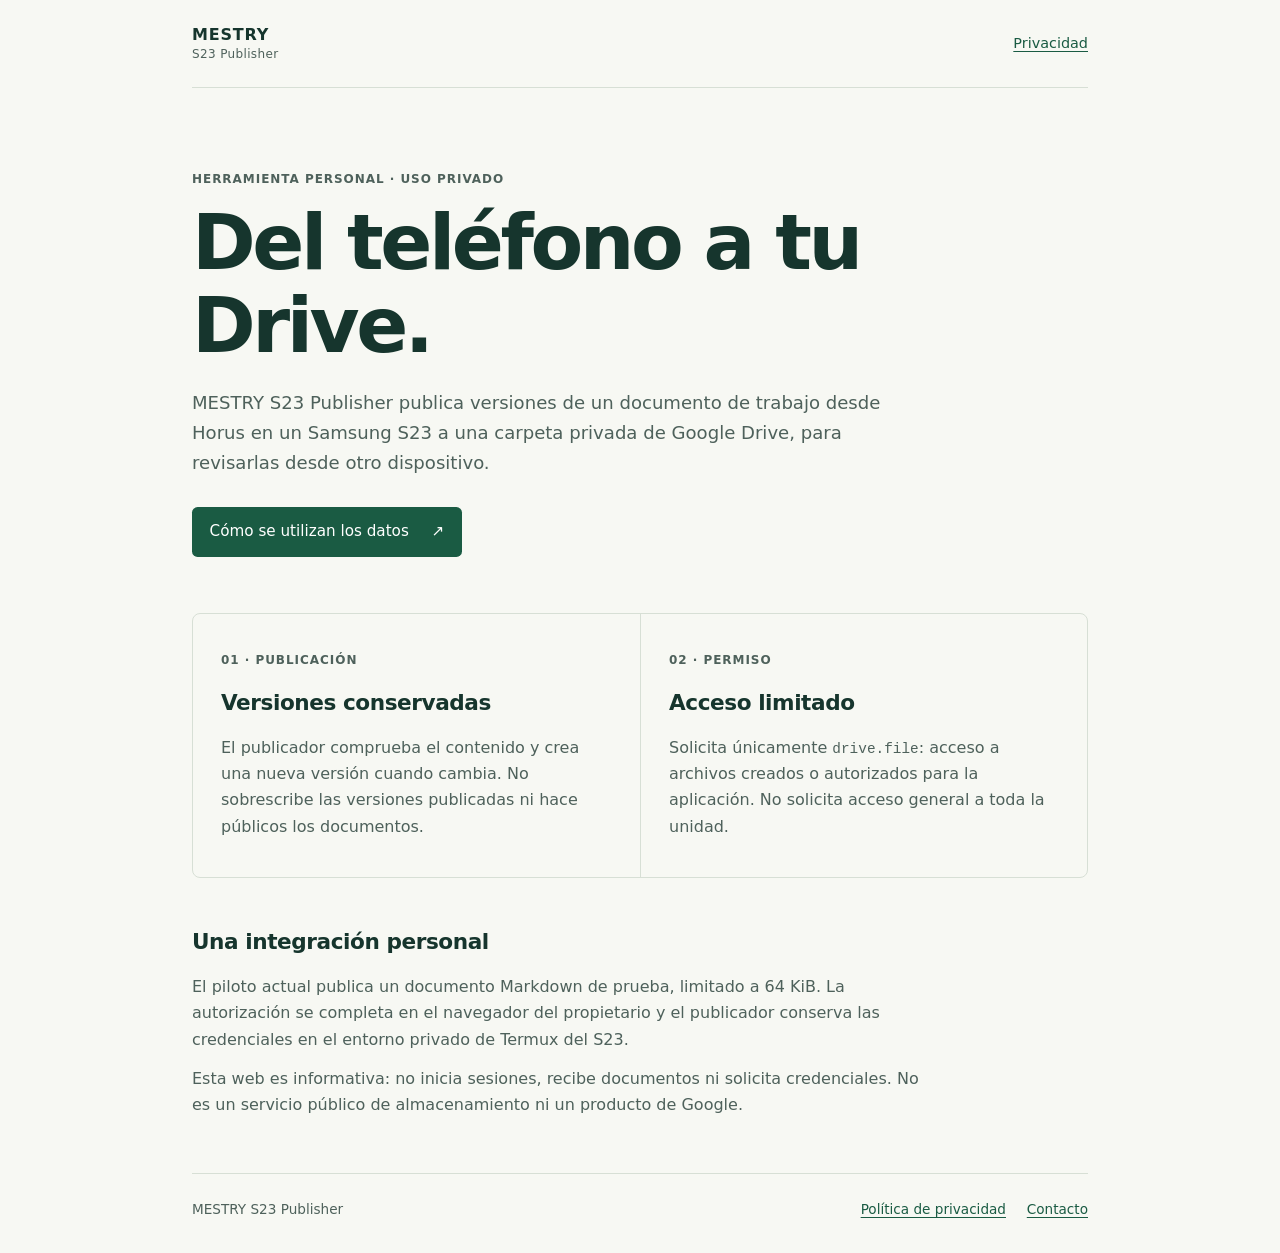
<file: tools/s23-publisher-branding/site/index.html>
<!doctype html>
<html lang="es">
<head>
  <meta charset="utf-8">
  <meta name="viewport" content="width=device-width, initial-scale=1">
  <meta name="description" content="MESTRY S23 Publisher: publicación personal de documentos desde un Samsung S23 a una carpeta privada de Google Drive.">
  <meta name="referrer" content="no-referrer">
  <link rel="canonical" href="https://rvillena75.github.io/">
  <link rel="stylesheet" href="styles.css">
  <title>MESTRY S23 Publisher</title>
</head>
<body>
  <a class="skip" href="#contenido">Ir al contenido</a>
  <header class="wrap masthead">
    <a class="brand" href="./" aria-label="MESTRY S23 Publisher, inicio">MESTRY <span>S23 Publisher</span></a>
    <nav aria-label="Principal"><a href="privacy.html">Privacidad</a></nav>
  </header>
  <main id="contenido" class="wrap">
    <section class="intro" aria-labelledby="titulo">
      <p class="eyebrow">Herramienta personal · Uso privado</p>
      <h1 id="titulo">Del teléfono a tu Drive.</h1>
      <p class="lead">MESTRY S23 Publisher publica versiones de un documento de trabajo desde Horus en un Samsung S23 a una carpeta privada de Google Drive, para revisarlas desde otro dispositivo.</p>
      <a class="button" href="privacy.html">Cómo se utilizan los datos <span aria-hidden="true">↗</span></a>
    </section>
    <section class="cards" aria-label="Funcionamiento">
      <article class="card">
        <p class="eyebrow">01 · Publicación</p>
        <h2>Versiones conservadas</h2>
        <p>El publicador comprueba el contenido y crea una nueva versión cuando cambia. No sobrescribe las versiones publicadas ni hace públicos los documentos.</p>
      </article>
      <article class="card">
        <p class="eyebrow">02 · Permiso</p>
        <h2>Acceso limitado</h2>
        <p>Solicita únicamente <code>drive.file</code>: acceso a archivos creados o autorizados para la aplicación. No solicita acceso general a toda la unidad.</p>
      </article>
    </section>
    <section class="detail" aria-labelledby="alcance">
      <h2 id="alcance">Una integración personal</h2>
      <p>El piloto actual publica un documento Markdown de prueba, limitado a 64 KiB. La autorización se completa en el navegador del propietario y el publicador conserva las credenciales en el entorno privado de Termux del S23.</p>
      <p>Esta web es informativa: no inicia sesiones, recibe documentos ni solicita credenciales. No es un servicio público de almacenamiento ni un producto de Google.</p>
    </section>
  </main>
  <footer class="wrap footer">
    <span>MESTRY S23 Publisher</span>
    <div><a href="privacy.html">Política de privacidad</a><a href="https://github.com/Rvillena75/Rvillena75.github.io/issues">Contacto</a></div>
  </footer>
</body>
</html>
</file>
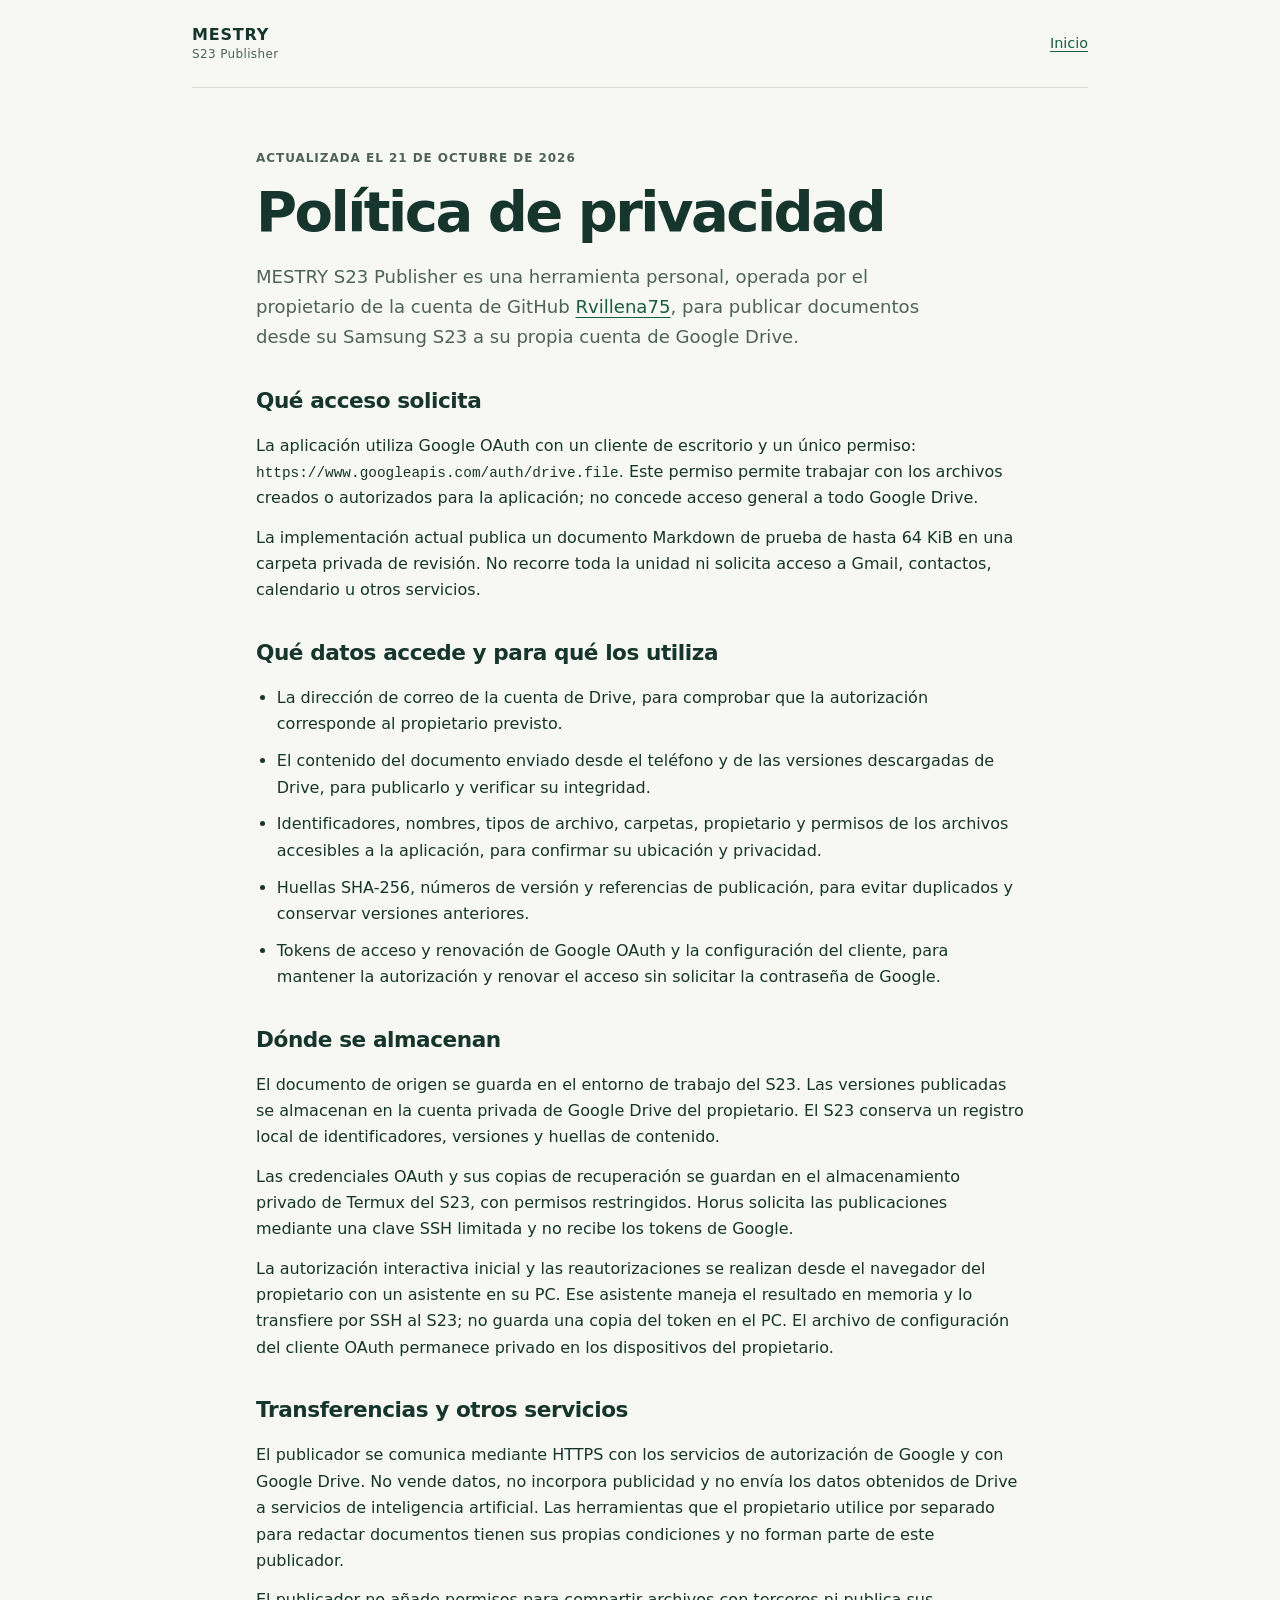
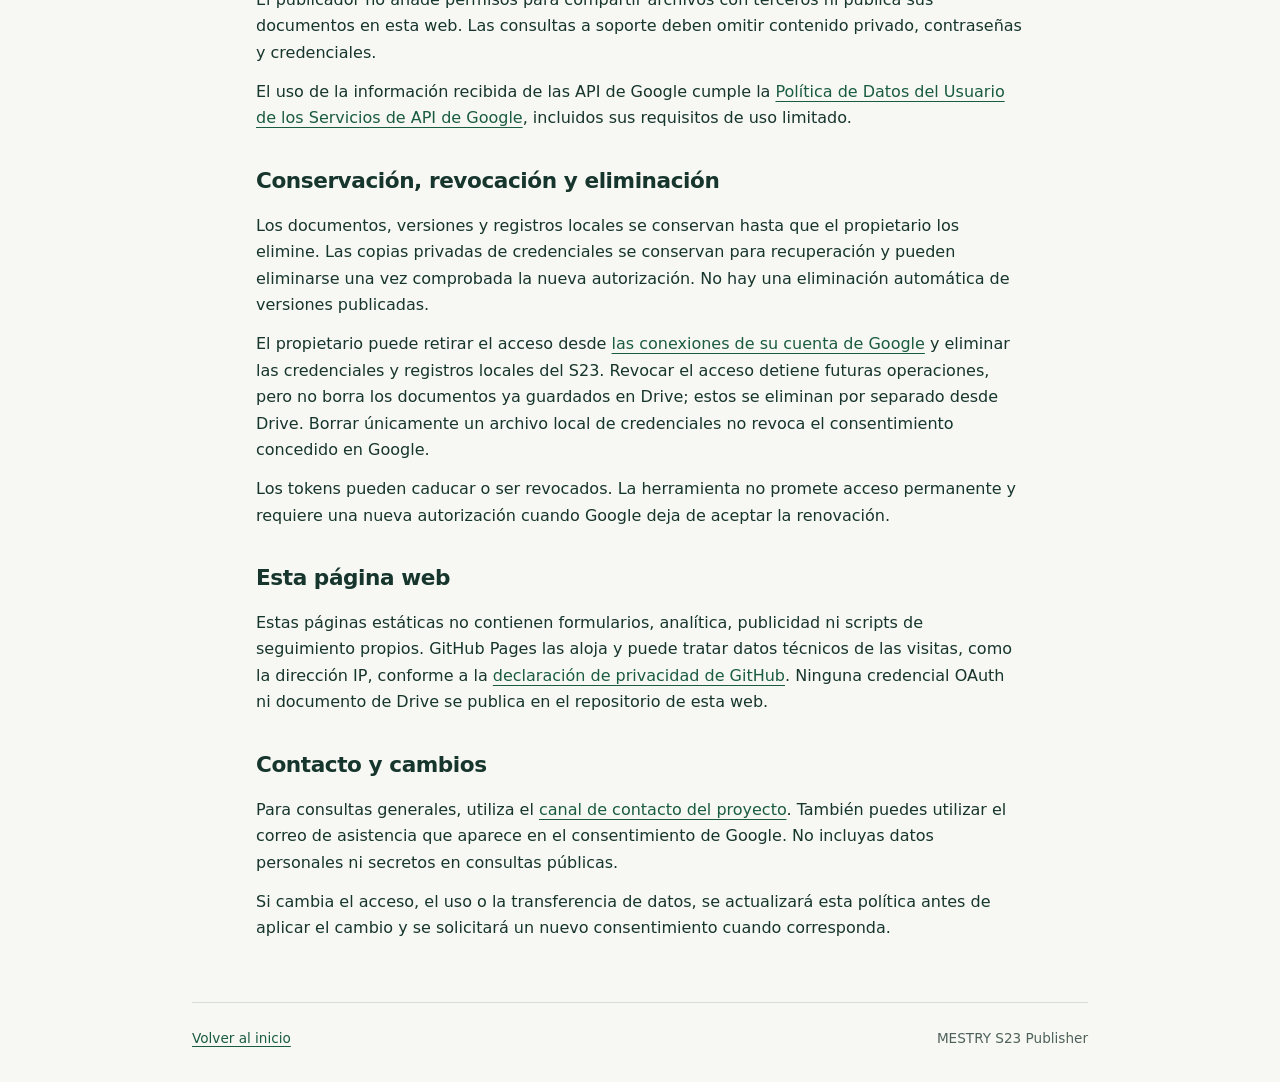
<file: tools/s23-publisher-branding/site/privacy.html>
<!doctype html>
<html lang="es">
<head>
  <meta charset="utf-8">
  <meta name="viewport" content="width=device-width, initial-scale=1">
  <meta name="description" content="Cómo MESTRY S23 Publisher accede, utiliza, almacena y protege los datos de Google Drive en su integración personal.">
  <meta name="referrer" content="no-referrer">
  <link rel="canonical" href="https://rvillena75.github.io/privacy.html">
  <link rel="stylesheet" href="styles.css">
  <title>Política de privacidad · MESTRY S23 Publisher</title>
</head>
<body>
  <a class="skip" href="#contenido">Ir al contenido</a>
  <header class="wrap masthead">
    <a class="brand" href="./" aria-label="MESTRY S23 Publisher, inicio">MESTRY <span>S23 Publisher</span></a>
    <nav aria-label="Principal"><a href="./">Inicio</a></nav>
  </header>
  <main id="contenido" class="wrap prose">
    <p class="eyebrow">Actualizada el 21 de octubre de 2026</p>
    <h1>Política de privacidad</h1>
    <p class="lead">MESTRY S23 Publisher es una herramienta personal, operada por el propietario de la cuenta de GitHub <a href="https://github.com/Rvillena75">Rvillena75</a>, para publicar documentos desde su Samsung S23 a su propia cuenta de Google Drive.</p>

    <h2>Qué acceso solicita</h2>
    <p>La aplicación utiliza Google OAuth con un cliente de escritorio y un único permiso: <code>https://www.googleapis.com/auth/drive.file</code>. Este permiso permite trabajar con los archivos creados o autorizados para la aplicación; no concede acceso general a todo Google Drive.</p>
    <p>La implementación actual publica un documento Markdown de prueba de hasta 64 KiB en una carpeta privada de revisión. No recorre toda la unidad ni solicita acceso a Gmail, contactos, calendario u otros servicios.</p>

    <h2>Qué datos accede y para qué los utiliza</h2>
    <ul>
      <li>La dirección de correo de la cuenta de Drive, para comprobar que la autorización corresponde al propietario previsto.</li>
      <li>El contenido del documento enviado desde el teléfono y de las versiones descargadas de Drive, para publicarlo y verificar su integridad.</li>
      <li>Identificadores, nombres, tipos de archivo, carpetas, propietario y permisos de los archivos accesibles a la aplicación, para confirmar su ubicación y privacidad.</li>
      <li>Huellas SHA-256, números de versión y referencias de publicación, para evitar duplicados y conservar versiones anteriores.</li>
      <li>Tokens de acceso y renovación de Google OAuth y la configuración del cliente, para mantener la autorización y renovar el acceso sin solicitar la contraseña de Google.</li>
    </ul>

    <h2>Dónde se almacenan</h2>
    <p>El documento de origen se guarda en el entorno de trabajo del S23. Las versiones publicadas se almacenan en la cuenta privada de Google Drive del propietario. El S23 conserva un registro local de identificadores, versiones y huellas de contenido.</p>
    <p>Las credenciales OAuth y sus copias de recuperación se guardan en el almacenamiento privado de Termux del S23, con permisos restringidos. Horus solicita las publicaciones mediante una clave SSH limitada y no recibe los tokens de Google.</p>
    <p>La autorización interactiva inicial y las reautorizaciones se realizan desde el navegador del propietario con un asistente en su PC. Ese asistente maneja el resultado en memoria y lo transfiere por SSH al S23; no guarda una copia del token en el PC. El archivo de configuración del cliente OAuth permanece privado en los dispositivos del propietario.</p>

    <h2>Transferencias y otros servicios</h2>
    <p>El publicador se comunica mediante HTTPS con los servicios de autorización de Google y con Google Drive. No vende datos, no incorpora publicidad y no envía los datos obtenidos de Drive a servicios de inteligencia artificial. Las herramientas que el propietario utilice por separado para redactar documentos tienen sus propias condiciones y no forman parte de este publicador.</p>
    <p>El publicador no añade permisos para compartir archivos con terceros ni publica sus documentos en esta web. Las consultas a soporte deben omitir contenido privado, contraseñas y credenciales.</p>
    <p>El uso de la información recibida de las API de Google cumple la <a href="https://developers.google.com/terms/api-services-user-data-policy">Política de Datos del Usuario de los Servicios de API de Google</a>, incluidos sus requisitos de uso limitado.</p>

    <h2>Conservación, revocación y eliminación</h2>
    <p>Los documentos, versiones y registros locales se conservan hasta que el propietario los elimine. Las copias privadas de credenciales se conservan para recuperación y pueden eliminarse una vez comprobada la nueva autorización. No hay una eliminación automática de versiones publicadas.</p>
    <p>El propietario puede retirar el acceso desde <a href="https://myaccount.google.com/connections">las conexiones de su cuenta de Google</a> y eliminar las credenciales y registros locales del S23. Revocar el acceso detiene futuras operaciones, pero no borra los documentos ya guardados en Drive; estos se eliminan por separado desde Drive. Borrar únicamente un archivo local de credenciales no revoca el consentimiento concedido en Google.</p>
    <p>Los tokens pueden caducar o ser revocados. La herramienta no promete acceso permanente y requiere una nueva autorización cuando Google deja de aceptar la renovación.</p>

    <h2>Esta página web</h2>
    <p>Estas páginas estáticas no contienen formularios, analítica, publicidad ni scripts de seguimiento propios. GitHub Pages las aloja y puede tratar datos técnicos de las visitas, como la dirección IP, conforme a la <a href="https://docs.github.com/en/site-policy/privacy-policies/github-general-privacy-statement">declaración de privacidad de GitHub</a>. Ninguna credencial OAuth ni documento de Drive se publica en el repositorio de esta web.</p>

    <h2>Contacto y cambios</h2>
    <p>Para consultas generales, utiliza el <a href="https://github.com/Rvillena75/Rvillena75.github.io/issues">canal de contacto del proyecto</a>. También puedes utilizar el correo de asistencia que aparece en el consentimiento de Google. No incluyas datos personales ni secretos en consultas públicas.</p>
    <p>Si cambia el acceso, el uso o la transferencia de datos, se actualizará esta política antes de aplicar el cambio y se solicitará un nuevo consentimiento cuando corresponda.</p>
  </main>
  <footer class="wrap footer"><a href="./">Volver al inicio</a><span>MESTRY S23 Publisher</span></footer>
</body>
</html>
</file>
<file: tools/s23-publisher-branding/site/styles.css>
:root { color-scheme: light; --ink: #16352d; --muted: #4e615b; --paper: #f7f8f3; --line: #d7dfd5; --accent: #1a5b43; }
* { box-sizing: border-box; }
html { font: 100%/1.65 system-ui, -apple-system, BlinkMacSystemFont, "Segoe UI", sans-serif; }
body { margin: 0; background: var(--paper); color: var(--ink); }
a { color: var(--accent); text-underline-offset: .23em; }
a:hover { text-decoration-thickness: .14em; }
a:focus-visible { outline: 3px solid #a74918; outline-offset: 5px; border-radius: 2px; }
.wrap { width: min(100% - 3rem, 56rem); margin-inline: auto; }
.masthead { display: flex; align-items: center; justify-content: space-between; gap: 1rem; padding-block: 1.5rem; border-bottom: 1px solid var(--line); }
.brand { color: var(--ink); font-weight: 750; letter-spacing: .05em; text-decoration: none; line-height: 1.4; }
.brand span { display: block; font-size: .75rem; font-weight: 500; letter-spacing: .03em; color: var(--muted); }
nav a { font-size: .9rem; }
.intro { padding-block: 4.3rem 3.5rem; max-width: 48rem; }
.eyebrow { font-size: .75rem; font-weight: 650; letter-spacing: .08em; text-transform: uppercase; color: var(--muted); }
h1 { margin: .6rem 0 1.25rem; font-size: clamp(2.45rem, 7vw, 4.8rem); line-height: 1.08; letter-spacing: -.045em; font-weight: 650; }
h2 { font-size: 1.35rem; line-height: 1.3; letter-spacing: -.02em; font-weight: 650; }
p { margin-block: .8rem; }
.lead { font-size: 1.13rem; color: var(--muted); max-width: 44rem; }
.button { display: inline-flex; align-items: center; justify-content: space-between; gap: 1.4rem; padding: .8rem 1.1rem; margin-top: 1rem; border-radius: .35rem; background: var(--accent); color: white; text-decoration: none; font-size: .95rem; }
.cards { display: grid; grid-template-columns: 1fr 1fr; border: 1px solid var(--line); border-radius: .5rem; overflow: hidden; }
.card { padding: 1.5rem 1.75rem; }
.card + .card { border-left: 1px solid var(--line); }
.card p:last-child, .detail p { color: var(--muted); }
.detail { padding-block: 2rem 2.6rem; max-width: 46rem; }
code { font: .9em/1.5 ui-monospace, SFMono-Regular, Consolas, monospace; overflow-wrap: anywhere; }
.footer { display: flex; flex-wrap: wrap; justify-content: space-between; align-items: center; gap: .8rem 2rem; border-top: 1px solid var(--line); padding-block: 1.5rem 2rem; font-size: .85rem; color: var(--muted); }
.footer div { display: flex; flex-wrap: wrap; gap: .5rem 1.3rem; }
.prose { max-width: 48rem; padding-block: 3rem; overflow-wrap: break-word; }
.prose h1 { font-size: clamp(2.1rem, 6vw, 3.5rem); }
.prose h2 { margin-top: 2.2rem; }
.prose li { margin-block: .65rem; }
.prose ul { padding-left: 1.3rem; }
.skip { position: absolute; top: .6rem; left: 1rem; padding: .5rem 1rem; background: white; transform: translateY(-200%); z-index: 2; }
.skip:focus { transform: translateY(0); }
@media (max-width: 36rem) {
  .wrap { width: calc(100% - 2.25rem); }
  .intro { padding-block: 3rem 2.5rem; }
  .cards { grid-template-columns: 1fr; }
  .card { padding: 1.25rem; }
  .card + .card { border-left: 0; border-top: 1px solid var(--line); }
  .footer { align-items: flex-start; flex-direction: column; }
  .prose { padding-block: 2rem; }
}
@media (prefers-reduced-motion: reduce) { html { scroll-behavior: auto; } }
</file>
